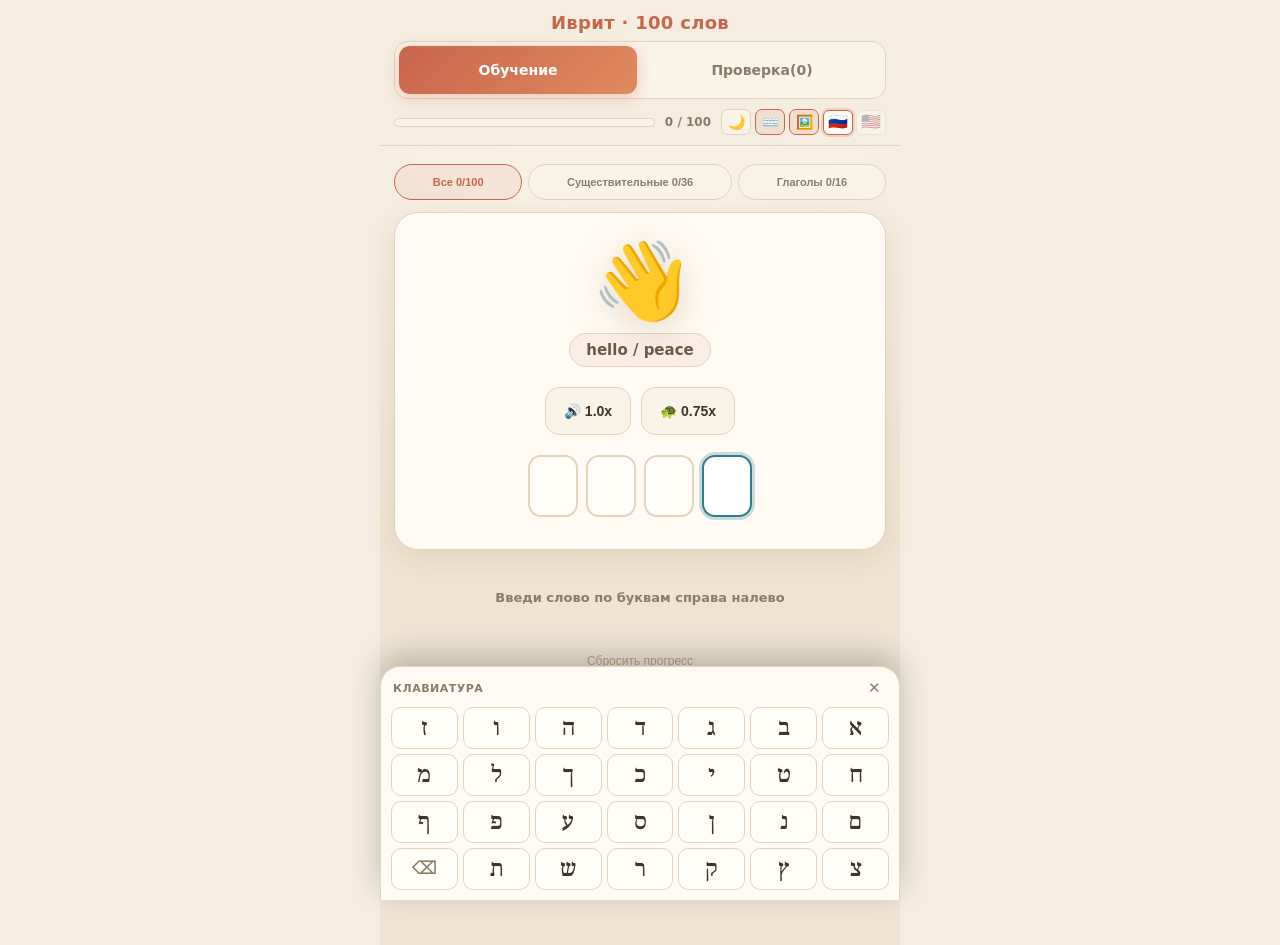
<file: index.html>
<!DOCTYPE html>
<html lang="ru">
<head>
<meta charset="UTF-8">
<meta name="viewport" content="width=device-width, initial-scale=1.0, maximum-scale=1.0, user-scalable=no, viewport-fit=cover">
<meta name="theme-color" content="#f5ede0">
<meta name="apple-mobile-web-app-capable" content="yes">
<meta name="apple-mobile-web-app-status-bar-style" content="default">
<title>Иврит 100 слов</title>
<link rel="preconnect" href="https://fonts.googleapis.com">
<link rel="preconnect" href="https://fonts.gstatic.com" crossorigin>
<link rel="stylesheet" href="https://fonts.googleapis.com/css2?family=Noto+Serif+Hebrew&display=swap">
<link rel="stylesheet" href="https://fonts.googleapis.com/css2?family=Gveret+Levin&display=swap">
<link rel="stylesheet" href="https://fonts.googleapis.com/css2?family=Playpen+Sans+Hebrew&display=swap">
<script>
(function(){var t=null;try{t=localStorage.getItem('hebrew_theme_v1');}catch(e){}if(t!=='dark'&&t!=='light'){t=(window.matchMedia&&window.matchMedia('(prefers-color-scheme: dark)').matches)?'dark':'light';}document.documentElement.setAttribute('data-theme',t);})();
</script>
<link rel="stylesheet" href="css/style.css">
</head>
<body>

<header>
  <div class="title" id="app-title" data-i18n="appTitle">Иврит · 100 слов</div>
  <div class="tabs">
    <div class="tab active" id="tab-learn" data-i18n="tabLearn">Обучение</div>
    <div class="tab" id="tab-review"><span data-i18n="tabReview">Проверка</span> (<span id="review-count">0</span>)</div>
  </div>
  <div class="progress-wrap">
    <div class="progress-bar"><div class="progress-fill" id="progress-fill"></div></div>
    <div class="progress-text" id="progress-text">0 / 100</div>
    <div class="header-tools">
      <button class="tool-btn" id="btn-theme" type="button" title="Тёмная тема" aria-label="Тёмная тема">🌙</button>
      <button class="tool-btn" id="btn-keyboard" type="button" title="Клавиатура" aria-label="Клавиатура">⌨️</button>
      <button class="tool-btn" id="btn-emoji" type="button" title="Эмодзи" aria-label="Эмодзи">🖼️</button>
      <div class="lang-switch" id="lang-switch" role="group" aria-label="Language / Язык">
        <button class="flag-btn" type="button" data-lang="ru" title="Русский" aria-label="Русский"><span aria-hidden="true">🇷🇺</span></button>
        <button class="flag-btn" type="button" data-lang="en" title="English" aria-label="English"><span aria-hidden="true">🇺🇸</span></button>
      </div>
    </div>
  </div>
</header>

<main id="screen-learn" class="active">
  <div class="pos-filter" id="pos-filter-learn"></div>
  <div class="card" id="learn-card">
    <div class="emoji" id="learn-emoji"></div>
    <div class="en-label" id="learn-en"></div>
    <div class="audio-row">
      <button class="audio-btn" id="btn-audio-1">🔊 1.0x</button>
      <button class="audio-btn" id="btn-audio-slow">🐢 0.75x</button>
    </div>
    <div class="cells" id="learn-cells"></div>
  </div>
  <div class="empty" id="learn-empty" style="display:none;">
    <div class="empty-icon">🎉</div>
    <div class="empty-title" data-i18n="allCategoryTitle">Категория выучена</div>
    <div class="empty-text" data-i18n="allCategoryText">Все слова этой категории выучены. Смените фильтр или сбросьте его.</div>
    <button class="btn-primary" id="btn-learn-reset-filter" data-i18n="resetFilter" style="max-width:260px;">Сбросить фильтр</button>
  </div>
  <div class="info-line error-hint" id="learn-hint"></div>
  <div class="info-line" data-i18n="learnSubtitle">Введи слово по буквам справа налево</div>
</main>

<main id="screen-review">
  <div class="subtabs">
    <div class="subtab active" id="subtab-train" data-i18n="subtabTrain">Тренировка</div>
    <div class="subtab" id="subtab-dict"><span data-i18n="dictionary">Словарь</span> (<span id="dict-count">0</span>)</div>
  </div>

  
  <div id="review-train">
    <div class="pos-filter" id="pos-filter-train"></div>
    <div class="rev-mode-bar" id="rev-mode-bar">
      <button class="pos-chip active" id="btn-dir-normal" type="button" data-i18n="dirNormal">Перевод → Иврит</button>
      <button class="pos-chip" id="btn-dir-reverse" type="button" data-i18n="dirReverse">Иврит → Перевод</button>
    </div>
    <div class="rev-script-bar" id="rev-script-bar" style="display:none;">
      <button class="pos-chip active" id="btn-script-plain" type="button" data-i18n="scriptPlain">Обычный</button>
      <button class="pos-chip" id="btn-script-nikud" type="button" data-i18n="scriptNikud">Никуд</button>
      <button class="pos-chip" id="btn-script-cursive" type="button" data-i18n="scriptCursive">Прописной</button>
    </div>
    <div class="empty" id="review-empty">
      <div class="empty-icon">📚</div>
      <div class="empty-title" data-i18n="emptyReviewTitle">Пока нечего проверять</div>
      <div class="empty-text" data-i18n="emptyReviewText">Сначала выучи хотя бы одно слово в режиме «Обучение». Затем здесь можно будет проверить свою память.</div>
      <button class="btn-primary" id="btn-train-reset-filter" data-i18n="resetFilter" style="display:none; max-width:260px;">Сбросить фильтр</button>
    </div>
    <div id="review-content" style="display:none;">
      <div class="train-info-line" id="train-info"></div>
      <div class="card" id="review-card">
        <div class="emoji" id="review-emoji"></div>
        <div class="en-label" id="review-en"></div>
        <div class="review-hebrew-prompt" id="review-hebrew-prompt" dir="rtl" lang="he" style="display:none;"></div>
        <input class="review-input" id="review-input" lang="he" dir="rtl" autocomplete="off" autocapitalize="off" autocorrect="off" spellcheck="false" placeholder="…">
        <div class="review-answer" id="review-answer"></div>
        <button class="btn-primary" id="btn-check" data-i18n="check">Проверить</button>
        <button class="audio-btn" id="btn-review-show" type="button" data-i18n="showAnswer" style="display:none; margin-top:10px; justify-content:center;">Показать ответ</button>
      </div>
    </div>
  </div>

  
  <div id="review-dict" style="display:none; flex-direction:column;">
    <div class="pos-filter" id="pos-filter-dict"></div>
    <div class="dict-selected-info" id="dict-selected-info"></div>
    <div class="dict-controls">
      <button class="dict-btn" id="btn-select-all" data-i18n="selectAll">✓ Выбрать все</button>
      <button class="dict-btn" id="btn-select-none" data-i18n="clearAll">✕ Снять все</button>
      <button class="dict-btn" id="btn-sort">↕️ По порядку</button>
    </div>
    <div class="dict-list" id="dict-list"></div>
    <div id="dict-empty" class="empty" style="display:none;">
      <div class="empty-icon">📖</div>
      <div class="empty-title" data-i18n="emptyDictTitle">Словарь пуст</div>
      <div class="empty-text" data-i18n="emptyDictText">Выучите слова в разделе «Обучение» — и они появятся здесь с статистикой ответов.</div>
      <button class="btn-primary" id="btn-dict-reset-filter" data-i18n="resetFilter" style="display:none; max-width:260px;">Сбросить фильтр</button>
    </div>
  </div>
</main>

<footer>
  <button class="reset-btn" id="btn-reset" data-i18n="reset">Сбросить прогресс</button>
</footer>

<div class="keyboard" id="keyboard" aria-hidden="true">
  <div class="keyboard-head">
    <span class="keyboard-title" data-i18n="keyboardTitle">Клавиатура</span>
    <button class="keyboard-close" id="btn-keyboard-close" type="button" aria-label="Скрыть клавиатуру">✕</button>
  </div>
  <div class="keyboard-grid" id="keyboard-grid" dir="rtl"></div>
</div>
<div class="toast" id="toast"></div>

<div class="modal-hint" id="modal">
  <div class="modal-card">
    <div class="modal-emoji" id="modal-emoji">🎉</div>
    <div class="modal-title" id="modal-title">Отлично!</div>
    <div class="modal-translit" id="modal-translit"></div>
    <div class="modal-hebrew" id="modal-hebrew"></div>
  </div>
</div>

<script src="js/data.js"></script>
<script src="js/app.js"></script>
</body>
</html>
</file>
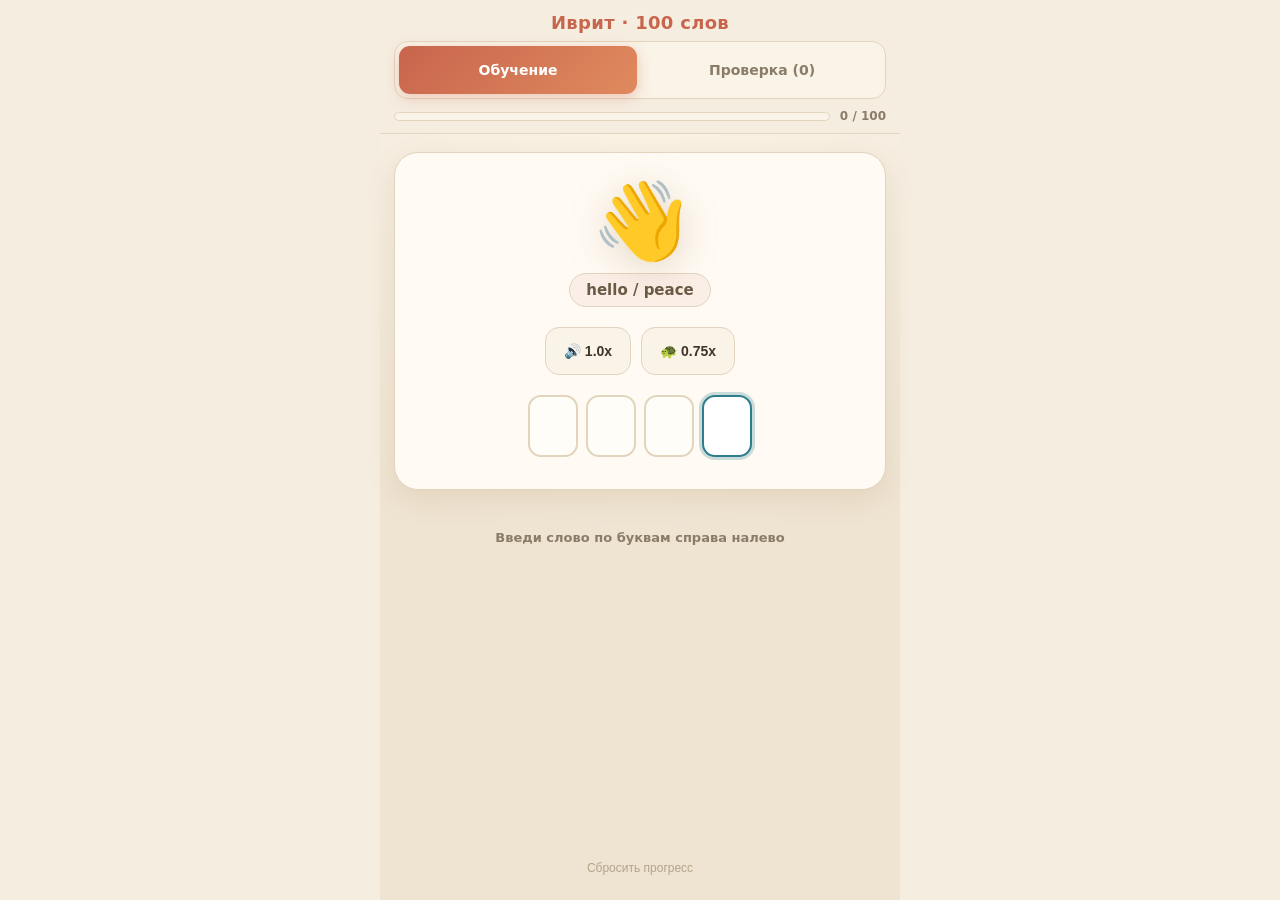
<file: word_trainer.html>
<!DOCTYPE html>
<html lang="ru">
<head>
<meta charset="UTF-8">
<meta name="viewport" content="width=device-width, initial-scale=1.0, maximum-scale=1.0, user-scalable=no, viewport-fit=cover">
<meta name="theme-color" content="#f5ede0">
<meta name="apple-mobile-web-app-capable" content="yes">
<meta name="apple-mobile-web-app-status-bar-style" content="default">
<title>Иврит 100 слов</title>
<style>
  * { box-sizing: border-box; -webkit-tap-highlight-color: transparent; }
  :root {
    --bg: #f5ede0;
    --bg2: #efe4d2;
    --card: #fffaf3;
    --card2: #faf3e7;
    --accent: #c8654d;
    --accent2: #2d7d8c;
    --olive: #6b8e4e;
    --danger: #b3412e;
    --text: #3d3528;
    --muted: #8a7d68;
    --border: #e2d4bd;
    --shadow: 0 8px 28px rgba(150, 110, 60, .14);
  }
  html, body {
    margin: 0; padding: 0;
    background: var(--bg);
    color: var(--text);
    font-family: -apple-system, BlinkMacSystemFont, "Segoe UI", system-ui, "Roboto", sans-serif;
    min-height: 100vh; min-height: 100dvh;
    overscroll-behavior: none;
    -webkit-text-size-adjust: 100%;
  }
  body {
    display: flex; flex-direction: column;
    max-width: 520px; margin: 0 auto;
    background: radial-gradient(120% 60% at 50% 0%, #fff6e8 0%, var(--bg) 55%, var(--bg2) 100%);
    padding: env(safe-area-inset-top) env(safe-area-inset-right) env(safe-area-inset-bottom) env(safe-area-inset-left);
  }
  header {
    position: sticky; top: 0; z-index: 10;
    background: rgba(245, 237, 224, 0.92);
    backdrop-filter: blur(10px); -webkit-backdrop-filter: blur(10px);
    border-bottom: 1px solid var(--border);
    padding: 12px 14px 10px;
  }
  .title {
    font-size: 18px; font-weight: 700; text-align: center;
    margin-bottom: 8px; color: var(--accent); letter-spacing: .3px;
  }
  .tabs {
    display: flex; gap: 6px;
    background: var(--card2); padding: 4px;
    border-radius: 14px; margin-bottom: 10px;
    border: 1px solid var(--border);
  }
  .tab {
    flex: 1; text-align: center; padding: 10px 8px;
    border-radius: 11px; font-size: 14px; font-weight: 600;
    color: var(--muted); cursor: pointer; transition: all .25s;
    min-height: 48px; display: flex; align-items: center; justify-content: center;
    user-select: none;
  }
  .tab.active {
    background: linear-gradient(135deg, var(--accent), #e08a5e);
    color: #fff; box-shadow: 0 4px 14px rgba(200, 101, 77, .3);
  }
  .progress-wrap { display: flex; align-items: center; gap: 10px; }
  .progress-bar {
    flex: 1; height: 9px; background: var(--card2);
    border: 1px solid var(--border); border-radius: 8px; overflow: hidden;
  }
  .progress-fill {
    height: 100%; background: linear-gradient(90deg, var(--olive), var(--accent2));
    width: 0%; transition: width .5s cubic-bezier(.22,1,.36,1); border-radius: 8px;
  }
  .progress-text { font-size: 12px; color: var(--muted); font-weight: 700; white-space: nowrap; }
  main {
    flex: 1; padding: 18px 14px 24px;
    display: none; flex-direction: column;
  }
  main.active { display: flex; }
  .card {
    background: var(--card); border: 1px solid var(--border);
    border-radius: 24px; padding: 30px 20px 26px;
    display: flex; flex-direction: column; align-items: center; text-align: center;
    box-shadow: var(--shadow);
    transition: border-color .3s, box-shadow .3s;
    animation: cardIn .45s cubic-bezier(.22,1,.36,1);
  }
  @keyframes cardIn {
    from { opacity: 0; transform: translateY(14px) scale(.97); }
    to   { opacity: 1; transform: none; }
  }
  .card.correct {
    border-color: var(--olive);
    box-shadow: 0 0 0 3px rgba(107, 142, 78, .22), 0 8px 28px rgba(107, 142, 78, .2);
  }
  .card.wrong {
    border-color: var(--danger);
    box-shadow: 0 0 0 3px rgba(179, 65, 46, .2);
  }
  .emoji {
    font-size: 76px; line-height: 1; margin-bottom: 14px;
    filter: drop-shadow(0 6px 18px rgba(150, 110, 60, .25));
  }
  .en-label {
    background: rgba(200, 101, 77, .08); border: 1px solid var(--border);
    color: #6a5a45; padding: 7px 16px; border-radius: 999px;
    font-size: 15px; font-weight: 600; margin-bottom: 20px; max-width: 100%;
  }
  .audio-row { display: flex; gap: 10px; margin-bottom: 20px; }
  .audio-btn {
    background: var(--card2); border: 1px solid var(--border); color: var(--text);
    border-radius: 14px; padding: 12px 18px; font-size: 14px; font-weight: 700;
    cursor: pointer; min-width: 48px; min-height: 48px;
    display: flex; align-items: center; gap: 8px;
    transition: transform .15s, background .2s, border-color .2s;
  }
  .audio-btn:active { transform: scale(.94); }
  .audio-btn:hover { border-color: var(--accent); background: #fff; }
  .cells {
    display: flex; flex-direction: row-reverse; gap: 8px;
    flex-wrap: wrap; justify-content: center; margin-bottom: 6px;
  }
  .cell {
    width: 50px; height: 62px; text-align: center;
    font-size: 28px; font-weight: 700; color: var(--text);
    background: #fffdf8; border: 2px solid var(--border);
    border-radius: 13px; padding: 0; outline: none;
    transition: all .2s; caret-color: var(--accent);
  }
  .cell:focus {
    border-color: var(--accent2);
    box-shadow: 0 0 0 3px rgba(45, 125, 140, .25); background: #fff;
  }
  .cell.wrong-cell {
    border-color: var(--danger);
    background: rgba(179, 65, 46, .12);
    color: var(--danger);
  }
  .cell.wrong-cell.shake { animation: shake .4s; }
  @keyframes shake {
    0%,100% { transform: translateX(0); }
    20% { transform: translateX(-5px); }
    40% { transform: translateX(5px); }
    60% { transform: translateX(-3px); }
    80% { transform: translateX(3px); }
  }
  .review-input {
    width: 100%; text-align: center; font-size: 28px; font-weight: 700;
    padding: 14px; background: #fffdf8; border: 2px solid var(--border);
    border-radius: 14px; color: var(--text); direction: rtl; outline: none;
    transition: all .2s; caret-color: var(--accent);
  }
  .review-input:focus { border-color: var(--accent2); box-shadow: 0 0 0 3px rgba(45,125,140,.2); }
  .review-input.shake { animation: shake .45s; border-color: var(--danger); }
  .review-answer {
    margin-top: 12px; color: var(--muted); font-size: 20px; font-weight: 700;
    direction: rtl; min-height: 28px;
  }
  .btn-primary {
    width: 100%; background: linear-gradient(135deg, var(--accent), #e08a5e);
    color: #fff; border: none; border-radius: 16px; padding: 16px;
    font-size: 16px; font-weight: 700; cursor: pointer; margin-top: 18px;
    min-height: 52px; transition: transform .15s; box-shadow: 0 6px 20px rgba(200, 101, 77, .3);
  }
  .btn-primary:active { transform: scale(.97); }
  .modal-hint {
    position: fixed; inset: 0; background: rgba(60, 45, 30, .55);
    display: none; align-items: center; justify-content: center;
    z-index: 50; padding: 20px; backdrop-filter: blur(4px);
  }
  .modal-hint.show { display: flex; animation: fadeIn .25s; }
  @keyframes fadeIn { from {opacity:0;} to {opacity:1;} }
  .modal-card {
    background: var(--card); border: 1px solid var(--border);
    border-radius: 24px; padding: 28px 24px; max-width: 360px; width: 100%;
    text-align: center; box-shadow: var(--shadow);
    animation: pop .3s cubic-bezier(.22,1,.36,1);
  }
  @keyframes pop { from {transform:scale(.9);opacity:0;} to {transform:none;opacity:1;} }
  .modal-emoji { font-size: 52px; margin-bottom: 10px; }
  .modal-title { font-size: 18px; font-weight: 700; margin-bottom: 8px; color: var(--text); }
  .modal-translit {
    font-size: 24px; color: var(--accent); font-weight: 700;
    margin: 10px 0 4px; direction: rtl;
  }
  .modal-hebrew { font-size: 16px; color: var(--muted); direction: rtl; font-weight: 600; }
  .empty {
    display: flex; flex-direction: column; align-items: center; justify-content: center;
    flex: 1; text-align: center; color: var(--muted); padding: 30px 20px;
  }
  .empty-icon { font-size: 64px; margin-bottom: 14px; }
  .empty-title { font-size: 18px; font-weight: 700; color: var(--text); margin-bottom: 8px; }
  .empty-text { font-size: 14px; line-height: 1.6; }
  footer { padding: 14px; text-align: center; }
  .reset-btn {
    background: none; border: none; color: #b3a48a;
    font-size: 12px; cursor: pointer; padding: 8px 14px; min-height: 36px;
  }
  .info-line {
    font-size: 13px; color: var(--muted); margin-top: 14px;
    text-align: center; font-weight: 600;
  }
  .info-line.error-hint {
    color: var(--danger); min-height: 18px; margin-top: 8px; font-weight: 700;
  }

  /* ===== Саб-табы внутри Проверки ===== */
  .subtabs {
    display: flex; gap: 4px;
    background: var(--card2); padding: 4px;
    border-radius: 12px; margin-bottom: 14px;
    border: 1px solid var(--border);
  }
  .subtab {
    flex: 1; text-align: center; padding: 9px 6px;
    border-radius: 9px; font-size: 13px; font-weight: 700;
    color: var(--muted); cursor: pointer; transition: all .25s;
    min-height: 40px; display: flex; align-items: center; justify-content: center;
    user-select: none;
  }
  .subtab.active {
    background: rgba(200, 101, 77, .1);
    color: var(--accent);
  }

  /* ===== Словарь ===== */
  .dict-selected-info {
    text-align: center; font-size: 12px; font-weight: 700; color: var(--accent2);
    padding: 9px 12px; background: rgba(45, 125, 140, .07);
    border: 1px solid rgba(45, 125, 140, .15);
    border-radius: 10px; margin-bottom: 12px;
  }
  .dict-controls {
    display: flex; gap: 6px; margin-bottom: 12px;
  }
  .dict-btn {
    flex: 1; background: var(--card2); border: 1px solid var(--border);
    color: var(--text); border-radius: 11px; padding: 10px 6px;
    font-size: 11px; font-weight: 700; cursor: pointer;
    transition: all .2s; min-height: 42px;
  }
  .dict-btn:active { transform: scale(.95); }
  .dict-btn:hover { border-color: var(--accent2); background: #fff; }
  .dict-btn.active-sort { border-color: var(--accent); color: var(--accent); background: rgba(200,101,77,.08); }

  .dict-list { display: flex; flex-direction: column; gap: 7px; }
  .dict-item {
    display: flex; align-items: center; gap: 10px;
    background: var(--card); border: 1px solid var(--border);
    border-radius: 14px; padding: 10px 12px;
    transition: border-color .2s, background .2s;
  }
  .dict-item.selected { border-color: var(--olive); background: rgba(107, 142, 78, .05); }

  .dict-check { position: relative; width: 22px; height: 22px; flex-shrink: 0; cursor: pointer; }
  .dict-check input { position: absolute; opacity: 0; width: 100%; height: 100%; margin: 0; cursor: pointer; }
  .dict-check .box {
    width: 22px; height: 22px; border: 2px solid var(--border);
    border-radius: 6px; transition: all .2s;
    display: flex; align-items: center; justify-content: center;
  }
  .dict-check input:checked + .box {
    background: var(--olive); border-color: var(--olive);
  }
  .dict-check input:checked + .box::after {
    content: '✓'; color: #fff; font-size: 13px; font-weight: 900; line-height: 1;
  }

  .dict-emoji { font-size: 28px; flex-shrink: 0; width: 36px; text-align: center; }
  .dict-info { flex: 1; min-width: 0; }
  .dict-hebrew {
    font-size: 20px; font-weight: 700; color: var(--text);
    direction: rtl; text-align: right; line-height: 1.15;
  }
  .dict-translit {
    font-size: 14px; color: var(--accent); font-weight: 700;
    cursor: pointer; display: inline-flex; align-items: center; gap: 4px;
  }
  .dict-speak { font-size: 11px; opacity: .5; }
  .dict-translit:active .dict-speak { opacity: 1; }
  .dict-en { font-size: 11px; color: var(--muted); margin-top: 1px; }

  .dict-rate { text-align: center; flex-shrink: 0; min-width: 46px; }
  .dict-rate-num { font-size: 15px; font-weight: 800; line-height: 1; }
  .dict-rate-bar { width: 42px; height: 4px; background: var(--card2); border-radius: 4px; margin: 4px auto 0; overflow: hidden; }
  .dict-rate-fill { height: 100%; border-radius: 4px; transition: width .4s; }
  .dict-rate-detail { font-size: 8px; color: var(--muted); font-weight: 600; margin-top: 2px; }

  .train-info-line {
    font-size: 12px; font-weight: 700; color: var(--accent2);
    text-align: center; padding: 8px 12px; margin: 0 0 14px;
    background: rgba(45, 125, 140, .06);
    border: 1px solid rgba(45, 125, 140, .12);
    border-radius: 10px;
  }
</style>
</head>
<body>

<header>
  <div class="title">Иврит · 100 слов</div>
  <div class="tabs">
    <div class="tab active" id="tab-learn">Обучение</div>
    <div class="tab" id="tab-review">Проверка (<span id="review-count">0</span>)</div>
  </div>
  <div class="progress-wrap">
    <div class="progress-bar"><div class="progress-fill" id="progress-fill"></div></div>
    <div class="progress-text" id="progress-text">0 / 100</div>
  </div>
</header>

<main id="screen-learn" class="active">
  <div class="card" id="learn-card">
    <div class="emoji" id="learn-emoji"></div>
    <div class="en-label" id="learn-en"></div>
    <div class="audio-row">
      <button class="audio-btn" id="btn-audio-1">🔊 1.0x</button>
      <button class="audio-btn" id="btn-audio-slow">🐢 0.75x</button>
    </div>
    <div class="cells" id="learn-cells"></div>
  </div>
  <div class="info-line error-hint" id="learn-hint"></div>
  <div class="info-line">Введи слово по буквам справа налево</div>
</main>

<main id="screen-review">
  <div class="subtabs">
    <div class="subtab active" id="subtab-train">Тренировка</div>
    <div class="subtab" id="subtab-dict">Словарь (<span id="dict-count">0</span>)</div>
  </div>

  <!-- Тренировка -->
  <div id="review-train">
    <div class="empty" id="review-empty">
      <div class="empty-icon">📚</div>
      <div class="empty-title">Пока нечего проверять</div>
      <div class="empty-text">Сначала выучи хотя бы одно слово в режиме «Обучение». Затем здесь можно будет проверить свою память.</div>
    </div>
    <div id="review-content" style="display:none;">
      <div class="train-info-line" id="train-info"></div>
      <div class="card" id="review-card">
        <div class="emoji" id="review-emoji"></div>
        <div class="en-label" id="review-en"></div>
        <input class="review-input" id="review-input" lang="he" dir="rtl" autocomplete="off" autocapitalize="off" autocorrect="off" spellcheck="false" placeholder="…">
        <div class="review-answer" id="review-answer"></div>
        <button class="btn-primary" id="btn-check">Проверить</button>
      </div>
    </div>
  </div>

  <!-- Словарь -->
  <div id="review-dict" style="display:none; flex-direction:column;">
    <div class="dict-selected-info" id="dict-selected-info"></div>
    <div class="dict-controls">
      <button class="dict-btn" id="btn-select-all">✓ Выбрать все</button>
      <button class="dict-btn" id="btn-select-none">✕ Снять все</button>
      <button class="dict-btn" id="btn-sort">↕️ По порядку</button>
    </div>
    <div class="dict-list" id="dict-list"></div>
    <div id="dict-empty" class="empty" style="display:none;">
      <div class="empty-icon">📖</div>
      <div class="empty-title">Словарь пуст</div>
      <div class="empty-text">Выучите слова в разделе «Обучение» — и они появятся здесь с статистикой ответов.</div>
    </div>
  </div>
</main>

<footer>
  <button class="reset-btn" id="btn-reset">Сбросить прогресс</button>
</footer>

<div class="modal-hint" id="modal">
  <div class="modal-card">
    <div class="modal-emoji" id="modal-emoji">🎉</div>
    <div class="modal-title" id="modal-title">Отлично!</div>
    <div class="modal-translit" id="modal-translit"></div>
    <div class="modal-hebrew" id="modal-hebrew"></div>
  </div>
</div>

<script>
/* ============================================================
   ИВРИТ 100 — автономное PWA-приложение (Средиземноморье)
   ============================================================ */

const VOCABULARY = [
  { id: 1, emoji: "👋", en: "hello / peace", hebrew: "שלום", translit: "шалом" },
  { id: 2, emoji: "🙏", en: "thank you", hebrew: "תודה", translit: "тода" },
  { id: 3, emoji: "🤲", en: "please / welcome", hebrew: "בבקשה", translit: "бевакаша" },
  { id: 4, emoji: "🙇", en: "sorry / excuse me", hebrew: "סליחה", translit: "слиха" },
  { id: 5, emoji: "👌", en: "okay / fine", hebrew: "בסדר", translit: "беседер" },
  { id: 6, emoji: "✅", en: "yes", hebrew: "כן", translit: "кен" },
  { id: 7, emoji: "❌", en: "no / not", hebrew: "לא", translit: "ло" },
  { id: 8, emoji: "🤷", en: "maybe", hebrew: "אולי", translit: "улай" },
  { id: 9, emoji: "📦", en: "there is / have", hebrew: "יש", translit: "еш" },
  { id: 10, emoji: "🕳️", en: "there isn't / none", hebrew: "אין", translit: "эйн" },
  { id: 11, emoji: "➕", en: "also / too", hebrew: "גם", translit: "гам" },
  { id: 12, emoji: "👈", en: "I / me", hebrew: "אני", translit: "ани" },
  { id: 13, emoji: "👉👨", en: "you (m)", hebrew: "אתה", translit: "ата" },
  { id: 14, emoji: "👉👩", en: "you (f)", hebrew: "את", translit: "ат" },
  { id: 15, emoji: "👨", en: "he", hebrew: "הוא", translit: "ху" },
  { id: 16, emoji: "👩", en: "she", hebrew: "היא", translit: "хи" },
  { id: 17, emoji: "👥", en: "we", hebrew: "אנחנו", translit: "анахну" },
  { id: 18, emoji: "👉👥", en: "you (plural)", hebrew: "אתם", translit: "атем" },
  { id: 19, emoji: "👥👥", en: "they", hebrew: "הם", translit: "хем" },
  { id: 20, emoji: "❓", en: "what", hebrew: "מה", translit: "ма" },
  { id: 21, emoji: "🕵️", en: "who", hebrew: "מי", translit: "ми" },
  { id: 22, emoji: "📍❓", en: "where", hebrew: "איפה", translit: "эйфо" },
  { id: 23, emoji: "⏰❓", en: "when", hebrew: "מתי", translit: "матай" },
  { id: 24, emoji: "🤔❓", en: "why", hebrew: "למה", translit: "лама" },
  { id: 25, emoji: "⚙️❓", en: "how", hebrew: "איך", translit: "эйх" },
  { id: 26, emoji: "🔢❓", en: "how much / many", hebrew: "כמה", translit: "кама" },
  { id: 27, emoji: "⏱️", en: "now", hebrew: "עכשיו", translit: "ахшав" },
  { id: 28, emoji: "📅", en: "today", hebrew: "היום", translit: "хайом" },
  { id: 29, emoji: "🌅", en: "tomorrow", hebrew: "מחר", translit: "махар" },
  { id: 30, emoji: "🌇", en: "yesterday", hebrew: "אתמול", translit: "этмоль" },
  { id: 31, emoji: "☀️", en: "day", hebrew: "יום", translit: "йом" },
  { id: 32, emoji: "🌙", en: "night", hebrew: "לילה", translit: "лайла" },
  { id: 33, emoji: "☕🌅", en: "morning", hebrew: "בוקר", translit: "бокер" },
  { id: 34, emoji: "🌆", en: "evening", hebrew: "ערב", translit: "эрев" },
  { id: 35, emoji: "⏳", en: "time", hebrew: "זמן", translit: "зман" },
  { id: 36, emoji: "💭", en: "want (m)", hebrew: "רוצה", translit: "роце" },
  { id: 37, emoji: "❤️", en: "love / like (m)", hebrew: "אוהב", translit: "охев" },
  { id: 38, emoji: "💡", en: "know (m)", hebrew: "יודע", translit: "йодеа" },
  { id: 39, emoji: "🔨", en: "do / make (m)", hebrew: "עושה", translit: "осе" },
  { id: 40, emoji: "🚶", en: "go / walk (m)", hebrew: "הולך", translit: "холех" },
  { id: 41, emoji: "🏃‍♂️", en: "come (m)", hebrew: "בא", translit: "ба" },
  { id: 42, emoji: "👁️", en: "see (m)", hebrew: "רואה", translit: "роэ" },
  { id: 43, emoji: "👂", en: "hear (m)", hebrew: "שומע", translit: "шомеа" },
  { id: 44, emoji: "🗣️", en: "say / speak (m)", hebrew: "אומר", translit: "омер" },
  { id: 45, emoji: "🍽️", en: "eat (m)", hebrew: "אוכל", translit: "охель" },
  { id: 46, emoji: "🥤", en: "drink (m)", hebrew: "שותה", translit: "шоте" },
  { id: 47, emoji: "💼", en: "work (m)", hebrew: "עובד", translit: "овед" },
  { id: 48, emoji: "🧠", en: "think (m)", hebrew: "חושב", translit: "хошев" },
  { id: 49, emoji: "🤝", en: "understand (m)", hebrew: "מבין", translit: "мевин" },
  { id: 50, emoji: "⚠️", en: "need / must (m)", hebrew: "צריך", translit: "царих" },
  { id: 51, emoji: "💪", en: "can / able to (m)", hebrew: "יכול", translit: "яхоль" },
  { id: 52, emoji: "💧", en: "water", hebrew: "מים", translit: "маим" },
  { id: 53, emoji: "🍞", en: "bread", hebrew: "לחם", translit: "лехем" },
  { id: 54, emoji: "☕", en: "coffee", hebrew: "קפה", translit: "кафе" },
  { id: 55, emoji: "🫖", en: "tea", hebrew: "תה", translit: "те" },
  { id: 56, emoji: "🥛", en: "milk", hebrew: "חלב", translit: "халав" },
  { id: 57, emoji: "🧀", en: "cheese", hebrew: "גבינה", translit: "гвина" },
  { id: 58, emoji: "🍎", en: "apple", hebrew: "תפוח", translit: "тапуах" },
  { id: 59, emoji: "🧔", en: "man", hebrew: "איש", translit: "иш" },
  { id: 60, emoji: "👱‍♀️", en: "woman", hebrew: "אישה", translit: "иша" },
  { id: 61, emoji: "👦", en: "boy / kid (m)", hebrew: "ילד", translit: "елед" },
  { id: 62, emoji: "👧", en: "girl / kid (f)", hebrew: "ילדה", translit: "яльда" },
  { id: 63, emoji: "👨‍👧", en: "dad / father", hebrew: "אבא", translit: "аба" },
  { id: 64, emoji: "👩‍👧", en: "mom / mother", hebrew: "אמא", translit: "има" },
  { id: 65, emoji: "🧑‍🤝‍🧑", en: "friend", hebrew: "חבר", translit: "хавер" },
  { id: 66, emoji: "👨‍👩‍👧‍👦", en: "family", hebrew: "משפחה", translit: "мишпаха" },
  { id: 67, emoji: "🏠", en: "house / home", hebrew: "בית", translit: "баит" },
  { id: 68, emoji: "🏙️", en: "city", hebrew: "עיר", translit: "ир" },
  { id: 69, emoji: "🛣️", en: "street", hebrew: "רחוב", translit: "рехов" },
  { id: 70, emoji: "🚪", en: "room", hebrew: "חדר", translit: "хедер" },
  { id: 71, emoji: "🏪", en: "shop / store", hebrew: "חנות", translit: "ханут" },
  { id: 72, emoji: "🏢", en: "work / job", hebrew: "עבודה", translit: "авода" },
  { id: 73, emoji: "📍", en: "place", hebrew: "מקום", translit: "маком" },
  { id: 74, emoji: "🚻", en: "restroom", hebrew: "שירותים", translit: "шерутим" },
  { id: 75, emoji: "💵", en: "money", hebrew: "כסף", translit: "кесеф" },
  { id: 76, emoji: "📖", en: "book", hebrew: "ספר", translit: "сефер" },
  { id: 77, emoji: "📱", en: "phone", hebrew: "טלפון", translit: "телефон" },
  { id: 78, emoji: "🪑", en: "table", hebrew: "שולחן", translit: "шульхан" },
  { id: 79, emoji: "🚗", en: "car", hebrew: "אוטו", translit: "ото" },
  { id: 80, emoji: "📦", en: "thing", hebrew: "דבר", translit: "давар" },
  { id: 81, emoji: "🌱", en: "life", hebrew: "חיים", translit: "хаим" },
  { id: 82, emoji: "🌍", en: "world", hebrew: "עולם", translit: "олам" },
  { id: 83, emoji: "👍", en: "good", hebrew: "טוב", translit: "тов" },
  { id: 84, emoji: "👎", en: "bad", hebrew: "רע", translit: "ра" },
  { id: 85, emoji: "🐘", en: "big", hebrew: "גדול", translit: "гадоль" },
  { id: 86, emoji: "🐁", en: "small", hebrew: "קטן", translit: "катан" },
  { id: 87, emoji: "🌸", en: "beautiful", hebrew: "יפה", translit: "яфе" },
  { id: 88, emoji: "🆕", en: "new", hebrew: "חדש", translit: "хадаш" },
  { id: 89, emoji: "🏺", en: "old (objects)", hebrew: "ישן", translit: "яшан" },
  { id: 90, emoji: "🔥", en: "hot", hebrew: "חם", translit: "хам" },
  { id: 91, emoji: "❄️", en: "cold", hebrew: "קר", translit: "кар" },
  { id: 92, emoji: "🪶", en: "easy / light", hebrew: "קל", translit: "каль" },
  { id: 93, emoji: "📈", en: "a lot / many", hebrew: "הרבה", translit: "харбе" },
  { id: 94, emoji: "🤏", en: "a little / few", hebrew: "קצת", translit: "кцат" },
  { id: 95, emoji: "💥", en: "very", hebrew: "מאוד", translit: "меод" },
  { id: 96, emoji: "🔁", en: "more / again", hebrew: "עוד", translit: "од" },
  { id: 97, emoji: "👇", en: "here", hebrew: "פה", translit: "по" },
  { id: 98, emoji: "👉", en: "there", hebrew: "שם", translit: "шам" },
  { id: 99, emoji: "➡️", en: "right (dir)", hebrew: "ימינה", translit: "ямина" },
  { id: 100, emoji: "⬅️", en: "left (dir)", hebrew: "שמאלה", translit: "смола" }
];

/* ----------------- Софийные буквы ----------------- */
const SOFIYOT = { 'מ':'ם','כ':'ך','פ':'ף','נ':'ן','צ':'ץ' };

/* ----------------- Ключи localStorage ----------------- */
const LS_KEY      = 'hebrew100_learned_v2';
const LS_STATS    = 'hebrew100_stats_v2';
const LS_SELECTED = 'hebrew100_selected_v2';
const LS_SORT     = 'hebrew100_sort_v2';

/* ----------------- Состояние ----------------- */
let learned = new Set(loadLearned());
let stats = loadStats();
let selected = new Set(loadSelected().filter(id => learned.has(id)));
let dictSort = loadSort();
let currentSubTab = 'train';

let currentLearnWord = null;
let currentCells = [];
let correctionMode = false;
let reviewQueue = [];
let currentReviewWord = null;

/* ----------------- Загрузка / сохранение ----------------- */
function loadLearned() {
  try {
    const raw = localStorage.getItem(LS_KEY);
    if (!raw) return [];
    const arr = JSON.parse(raw);
    return Array.isArray(arr) ? arr : [];
  } catch { return []; }
}
function saveLearned() {
  try { localStorage.setItem(LS_KEY, JSON.stringify([...learned])); } catch {}
}

function loadStats() {
  try {
    const raw = localStorage.getItem(LS_STATS);
    if (!raw) return {};
    const obj = JSON.parse(raw);
    return obj && typeof obj === 'object' ? obj : {};
  } catch { return {}; }
}
function saveStats() {
  try { localStorage.setItem(LS_STATS, JSON.stringify(stats)); } catch {}
}

function loadSelected() {
  try {
    const raw = localStorage.getItem(LS_SELECTED);
    if (!raw) return [];
    const arr = JSON.parse(raw);
    return Array.isArray(arr) ? arr : [];
  } catch { return []; }
}
function saveSelected() {
  try { localStorage.setItem(LS_SELECTED, JSON.stringify([...selected])); } catch {}
}

function loadSort() {
  try { return localStorage.getItem(LS_SORT) || 'default'; } catch { return 'default'; }
}
function saveSort(v) {
  try { localStorage.setItem(LS_SORT, v); } catch {}
}

/* ----------------- Статистика слов ----------------- */
function getWordStats(id) {
  const s = stats[id] || { c: 0, w: 0 };
  const total = s.c + s.w;
  const rate = total > 0 ? Math.round(s.c / total * 100) : null;
  return { c: s.c, w: s.w, total, rate };
}
function recordResult(id, correct) {
  if (!stats[id]) stats[id] = { c: 0, w: 0 };
  if (correct) stats[id].c++;
  else stats[id].w++;
  saveStats();
}
function rateColor(rate) {
  if (rate === null || rate === undefined) return 'var(--muted)';
  if (rate >= 80) return 'var(--olive)';
  if (rate >= 50) return 'var(--accent2)';
  return 'var(--danger)';
}

/* ----------------- TTS ----------------- */
let ruVoice = null;
function pickRuVoice() {
  if (!('speechSynthesis' in window)) return;
  const voices = speechSynthesis.getVoices();
  ruVoice = voices.find(v => /ru/i.test(v.lang)) || voices.find(v => /russian/i.test(v.name)) || null;
}
if ('speechSynthesis' in window) {
  pickRuVoice();
  speechSynthesis.onvoiceschanged = pickRuVoice;
}
function speak(text, rate = 1) {
  if (!('speechSynthesis' in window)) return;
  try {
    speechSynthesis.cancel();
    const u = new SpeechSynthesisUtterance(text);
    u.lang = 'ru-RU';
    if (ruVoice) u.voice = ruVoice;
    u.rate = rate;
    u.pitch = 1;
    speechSynthesis.speak(u);
  } catch (e) {}
}

/* ----------------- Прогресс и табы ----------------- */
function updateProgress() {
  const total = VOCABULARY.length;
  const learnedCount = learned.size;
  document.getElementById('progress-fill').style.width = (learnedCount / total * 100) + '%';
  document.getElementById('progress-text').textContent = `${learnedCount} / ${total}`;
  document.getElementById('review-count').textContent = learnedCount;
  document.getElementById('dict-count').textContent = learnedCount;
}

function switchTab(name) {
  document.querySelectorAll('.tab').forEach(t => t.classList.remove('active'));
  document.querySelectorAll('main').forEach(m => m.classList.remove('active'));
  if (name === 'learn') {
    document.getElementById('tab-learn').classList.add('active');
    document.getElementById('screen-learn').classList.add('active');
    renderLearnCard();
  } else {
    document.getElementById('tab-review').classList.add('active');
    document.getElementById('screen-review').classList.add('active');
    switchSubTab(currentSubTab);
  }
}
function switchSubTab(name) {
  currentSubTab = name;
  document.querySelectorAll('.subtab').forEach(t => t.classList.remove('active'));
  document.getElementById('subtab-' + name).classList.add('active');
  if (name === 'train') {
    document.getElementById('review-train').style.display = '';
    document.getElementById('review-dict').style.display = 'none';
    renderReview();
  } else {
    document.getElementById('review-train').style.display = 'none';
    document.getElementById('review-dict').style.display = 'flex';
    renderDictionary();
  }
}

document.getElementById('tab-learn').addEventListener('click', () => switchTab('learn'));
document.getElementById('tab-review').addEventListener('click', () => switchTab('review'));
document.getElementById('subtab-train').addEventListener('click', () => switchSubTab('train'));
document.getElementById('subtab-dict').addEventListener('click', () => switchSubTab('dict'));

/* ----------------- ОБУЧЕНИЕ ----------------- */
function renderLearnCard() {
  let idx = -1;
  for (let i = 0; i < VOCABULARY.length; i++) {
    if (!learned.has(VOCABULARY[i].id)) { idx = i; break; }
  }
  if (idx === -1) idx = Math.floor(Math.random() * VOCABULARY.length);
  currentLearnWord = VOCABULARY[idx];
  correctionMode = false;

  const card = document.getElementById('learn-card');
  card.classList.remove('correct', 'wrong');
  document.getElementById('learn-emoji').textContent = currentLearnWord.emoji;
  document.getElementById('learn-en').textContent = currentLearnWord.en;
  document.getElementById('learn-hint').textContent = '';

  buildCells(currentLearnWord.hebrew);
  updateProgress();

  setTimeout(() => speak(currentLearnWord.translit, 1), 250);
}

function buildCells(hebrew) {
  const container = document.getElementById('learn-cells');
  container.innerHTML = '';
  currentCells = [];
  const letters = [...hebrew];
  letters.forEach((letter, i) => {
    const input = document.createElement('input');
    input.type = 'text';
    input.inputMode = 'text';
    input.lang = 'he';
    input.dir = 'rtl';
    input.maxLength = 1;
    input.className = 'cell';
    input.dataset.index = i;
    input.dataset.expected = letter;
    input.autocomplete = 'off';
    container.appendChild(input);
    currentCells.push(input);
    attachCellHandler(input, i);
  });
  setTimeout(() => { if (currentCells[0]) currentCells[0].focus(); }, 150);
}

function attachCellHandler(input, idx) {
  input.addEventListener('input', (e) => {
    let val = input.value;
    if (!val) return;
    let ch = [...val].pop();
    if (idx === currentCells.length - 1 && SOFIYOT[ch]) {
      ch = SOFIYOT[ch];
    }
    input.value = ch;
    input.classList.remove('wrong-cell', 'shake');

    if (idx + 1 < currentCells.length) {
      const next = currentCells[idx + 1];
      if (correctionMode && next.value) {
        next.value = '';
        next.classList.remove('wrong-cell', 'shake');
      }
      next.focus();
    } else {
      input.blur();
      checkLearnAnswer();
    }
  });

  input.addEventListener('keydown', (e) => {
    if (e.key === 'Backspace') {
      if (input.value === '') {
        if (idx - 1 >= 0) {
          const prev = currentCells[idx - 1];
          prev.focus();
          prev.value = '';
          prev.classList.remove('wrong-cell', 'shake');
          e.preventDefault();
        }
      }
    } else if (e.key === 'Enter') {
      e.preventDefault();
      checkLearnAnswer();
    }
  });

  input.addEventListener('focus', () => {
    setTimeout(() => input.select(), 0);
  });
}

function checkLearnAnswer() {
  const expected = [...currentLearnWord.hebrew];
  let allFilled = currentCells.every(c => c.value && c.value.length > 0);
  if (!allFilled) {
    for (let i = 0; i < currentCells.length; i++) {
      if (!currentCells[i].value) { currentCells[i].focus(); return; }
    }
  }
  let wrongIndices = [];
  for (let i = 0; i < currentCells.length; i++) {
    let val = currentCells[i].value;
    if (i === currentCells.length - 1 && SOFIYOT[val]) val = SOFIYOT[val];
    if (val !== expected[i]) wrongIndices.push(i);
  }

  if (wrongIndices.length === 0) {
    const card = document.getElementById('learn-card');
    card.classList.add('correct');
    if (navigator.vibrate) try { navigator.vibrate(50); } catch {}
    learned.add(currentLearnWord.id);
    saveLearned();
    updateProgress();
    correctionMode = false;
    setTimeout(() => {
      if (learned.size >= VOCABULARY.length) {
        showModal('🎉', 'Все 100 слов выучены!', currentLearnWord.translit, currentLearnWord.hebrew);
        setTimeout(() => { renderLearnCard(); }, 2500);
      } else {
        renderLearnCard();
      }
    }, 1200);
  } else {
    correctionMode = true;
    wrongIndices.forEach(i => {
      currentCells[i].classList.add('wrong-cell', 'shake');
    });
    const card = document.getElementById('learn-card');
    card.classList.add('wrong');
    if (navigator.vibrate) try { navigator.vibrate(30); } catch {}
    document.getElementById('learn-hint').textContent = 'Есть ошибки — перепиши слово целиком, правильные буквы тоже';

    const firstWrong = Math.min(...wrongIndices);
    setTimeout(() => {
      currentCells.forEach(c => c.classList.remove('shake'));
      currentCells[0].focus();
      currentCells[0].select();
    }, 450);
  }
}

/* ----------------- АУДИО КНОПКИ ----------------- */
document.getElementById('btn-audio-1').addEventListener('click', () => {
  if (currentLearnWord) speak(currentLearnWord.translit, 1);
});
document.getElementById('btn-audio-slow').addEventListener('click', () => {
  if (currentLearnWord) speak(currentLearnWord.translit, 0.75);
});

/* ----------------- ПРОВЕРКА (Тренировка) ----------------- */
function buildReviewQueue() {
  let pool = VOCABULARY.filter(w => learned.has(w.id));
  if (selected.size > 0) {
    pool = pool.filter(w => selected.has(w.id));
  }
  for (let i = pool.length - 1; i > 0; i--) {
    const j = Math.floor(Math.random() * (i + 1));
    [pool[i], pool[j]] = [pool[j], pool[i]];
  }
  return pool;
}

function renderReview() {
  updateProgress();
  if (learned.size === 0) {
    document.getElementById('review-empty').style.display = 'flex';
    document.getElementById('review-content').style.display = 'none';
    return;
  }
  document.getElementById('review-empty').style.display = 'none';
  document.getElementById('review-content').style.display = 'block';

  // Информация о выбранном наборе
  const infoEl = document.getElementById('train-info');
  if (selected.size > 0) {
    infoEl.textContent = `Тренируем выбранные: ${selected.size} из ${learned.size} слов`;
  } else {
    infoEl.textContent = `Тренируем все выученные: ${learned.size} слов`;
  }

  if (reviewQueue.length === 0) reviewQueue = buildReviewQueue();
  if (reviewQueue.length === 0) {
    // выбранные слова не входят в выученные
    document.getElementById('review-empty').style.display = 'flex';
    document.getElementById('review-empty').querySelector('.empty-title').textContent = 'Нет выбранных слов';
    document.getElementById('review-empty').querySelector('.empty-text').textContent = 'Открой «Словарь» и выбери слова для тренировки.';
    document.getElementById('review-content').style.display = 'none';
    return;
  }
  currentReviewWord = reviewQueue.shift();
  const card = document.getElementById('review-card');
  card.classList.remove('correct', 'wrong');
  document.getElementById('review-emoji').textContent = currentReviewWord.emoji;
  document.getElementById('review-en').textContent = currentReviewWord.en;
  const input = document.getElementById('review-input');
  input.value = '';
  input.classList.remove('shake');
  document.getElementById('review-answer').textContent = '';
  setTimeout(() => input.focus(), 200);
}

function checkReviewAnswer() {
  if (!currentReviewWord) return;
  const input = document.getElementById('review-input');
  const ans = (input.value || '').trim();
  if (!ans) { input.focus(); return; }

  let normalized = [...ans].join('');
  if (normalized.length) {
    const last = normalized.length - 1;
    const lastChar = normalized[last];
    if (SOFIYOT[lastChar]) {
      normalized = normalized.slice(0, last) + SOFIYOT[lastChar];
    }
  }
  if (normalized === currentReviewWord.hebrew) {
    recordResult(currentReviewWord.id, true);
    speak(currentReviewWord.translit, 1);
    const card = document.getElementById('review-card');
    card.classList.add('correct');
    if (navigator.vibrate) try { navigator.vibrate(50); } catch {}
    showModal('🎉', 'Отлично! Повтори вслух:', currentReviewWord.translit, currentReviewWord.hebrew);
    setTimeout(() => { hideModal(); renderReview(); }, 1500);
  } else {
    recordResult(currentReviewWord.id, false);
    input.classList.add('shake');
    const card = document.getElementById('review-card');
    card.classList.add('wrong');
    if (navigator.vibrate) try { navigator.vibrate(40); } catch {}
    document.getElementById('review-answer').textContent = '✓ ' + currentReviewWord.hebrew;
    reviewQueue.push(currentReviewWord);
    setTimeout(() => {
      input.classList.remove('shake');
      card.classList.remove('wrong');
    }, 600);
  }
}
document.getElementById('btn-check').addEventListener('click', checkReviewAnswer);
document.getElementById('review-input').addEventListener('keydown', (e) => {
  if (e.key === 'Enter') { e.preventDefault(); checkReviewAnswer(); }
});

/* ----------------- СЛОВАРЬ ----------------- */
function renderDictionary() {
  updateProgress();
  const learnedList = VOCABULARY.filter(w => learned.has(w.id));

  if (learnedList.length === 0) {
    document.getElementById('dict-empty').style.display = 'flex';
    document.getElementById('dict-list').style.display = 'none';
    document.getElementById('dict-selected-info').style.display = 'none';
    document.querySelector('.dict-controls').style.display = 'none';
    return;
  }
  document.getElementById('dict-empty').style.display = 'none';
  document.getElementById('dict-list').style.display = 'flex';
  document.getElementById('dict-selected-info').style.display = '';
  document.querySelector('.dict-controls').style.display = '';

  // Информация о выборе
  const infoEl = document.getElementById('dict-selected-info');
  if (selected.size === 0) {
    infoEl.textContent = `🎯 Для тренировки: все (${learnedList.length})`;
  } else {
    infoEl.textContent = `🎯 Для тренировки выбрано: ${selected.size} из ${learnedList.length}`;
  }

  // Сортировка
  const sorted = [...learnedList];
  if (dictSort === 'worst') {
    sorted.sort((a, b) => {
      const ra = getWordStats(a.id).rate;
      const rb = getWordStats(b.id).rate;
      if (ra === null && rb === null) return a.id - b.id;
      if (ra === null) return -1;  // непроверенные — в начале (как самые "сложные")
      if (rb === null) return 1;
      return ra - rb;  // по возрастанию (худшие первыми)
    });
  } else if (dictSort === 'best') {
    sorted.sort((a, b) => {
      const ra = getWordStats(a.id).rate;
      const rb = getWordStats(b.id).rate;
      if (ra === null && rb === null) return a.id - b.id;
      if (ra === null) return 1;   // непроверенные — в конце
      if (rb === null) return -1;
      return rb - ra;  // по убыванию (лучшие первыми)
    });
  }

  const list = document.getElementById('dict-list');
  list.innerHTML = '';
  sorted.forEach(word => {
    list.appendChild(createDictItem(word));
  });

  updateSortButton();
}

function createDictItem(word) {
  const s = getWordStats(word.id);
  const isChecked = selected.has(word.id);
  const rateText = s.rate === null ? '—' : s.rate + '%';
  const color = rateColor(s.rate);
  const fillWidth = s.rate === null ? 0 : s.rate;
  const detailText = s.total > 0 ? `${s.c}/${s.total}` : '';

  const item = document.createElement('div');
  item.className = 'dict-item' + (isChecked ? ' selected' : '');

  const checkLabel = document.createElement('label');
  checkLabel.className = 'dict-check';
  const cb = document.createElement('input');
  cb.type = 'checkbox';
  cb.checked = isChecked;
  const box = document.createElement('span');
  box.className = 'box';
  checkLabel.appendChild(cb);
  checkLabel.appendChild(box);

  const emojiEl = document.createElement('div');
  emojiEl.className = 'dict-emoji';
  emojiEl.textContent = word.emoji;

  const infoEl = document.createElement('div');
  infoEl.className = 'dict-info';
  const hebrewEl = document.createElement('div');
  hebrewEl.className = 'dict-hebrew';
  hebrewEl.textContent = word.hebrew;
  const translitEl = document.createElement('div');
  translitEl.className = 'dict-translit';
  translitEl.innerHTML = `${word.translit} <span class="dict-speak">🔊</span>`;
  translitEl.addEventListener('click', (e) => {
    e.stopPropagation();
    e.preventDefault();
    speak(word.translit, 1);
  });
  const enEl = document.createElement('div');
  enEl.className = 'dict-en';
  enEl.textContent = word.en;
  infoEl.appendChild(hebrewEl);
  infoEl.appendChild(translitEl);
  infoEl.appendChild(enEl);

  const rateEl = document.createElement('div');
  rateEl.className = 'dict-rate';
  const rateNum = document.createElement('div');
  rateNum.className = 'dict-rate-num';
  rateNum.style.color = color;
  rateNum.textContent = rateText;
  const rateBar = document.createElement('div');
  rateBar.className = 'dict-rate-bar';
  const rateFill = document.createElement('div');
  rateFill.className = 'dict-rate-fill';
  rateFill.style.width = fillWidth + '%';
  rateFill.style.background = color;
  rateBar.appendChild(rateFill);
  rateEl.appendChild(rateNum);
  rateEl.appendChild(rateBar);
  if (detailText) {
    const detail = document.createElement('div');
    detail.className = 'dict-rate-detail';
    detail.textContent = detailText;
    rateEl.appendChild(detail);
  }

  cb.addEventListener('change', () => {
    if (cb.checked) selected.add(word.id);
    else selected.delete(word.id);
    saveSelected();
    item.classList.toggle('selected', cb.checked);
    reviewQueue = []; // сбрасываем очередь при изменении выбора
    updateDictSelectedInfo();
  });

  item.appendChild(checkLabel);
  item.appendChild(emojiEl);
  item.appendChild(infoEl);
  item.appendChild(rateEl);
  return item;
}

function updateDictSelectedInfo() {
  const learnedList = VOCABULARY.filter(w => learned.has(w.id));
  if (learnedList.length === 0) return;
  const infoEl = document.getElementById('dict-selected-info');
  if (selected.size === 0) {
    infoEl.textContent = `🎯 Для тренировки: все (${learnedList.length})`;
  } else {
    infoEl.textContent = `🎯 Для тренировки выбрано: ${selected.size} из ${learnedList.length}`;
  }
}

/* ----------------- КНОПКИ СЛОВАРЯ ----------------- */
document.getElementById('btn-select-all').addEventListener('click', () => {
  VOCABULARY.forEach(w => {
    if (learned.has(w.id)) selected.add(w.id);
  });
  saveSelected();
  reviewQueue = [];
  renderDictionary();
});

document.getElementById('btn-select-none').addEventListener('click', () => {
  selected.clear();
  saveSelected();
  reviewQueue = [];
  renderDictionary();
});

function cycleSort() {
  if (dictSort === 'default') dictSort = 'worst';
  else if (dictSort === 'worst') dictSort = 'best';
  else dictSort = 'default';
  saveSort(dictSort);
  renderDictionary();
}
function updateSortButton() {
  const btn = document.getElementById('btn-sort');
  const labels = {
    'default': '↕️ По порядку',
    'worst':   '📉 Сложные ↑',
    'best':    '📈 Лёгкие ↑'
  };
  btn.textContent = labels[dictSort];
  btn.classList.toggle('active-sort', dictSort !== 'default');
}
document.getElementById('btn-sort').addEventListener('click', cycleSort);

/* ----------------- МОДАЛ ----------------- */
function showModal(emoji, title, translit, hebrew) {
  document.getElementById('modal-emoji').textContent = emoji;
  document.getElementById('modal-title').textContent = title;
  document.getElementById('modal-translit').textContent = translit || '';
  document.getElementById('modal-hebrew').textContent = hebrew || '';
  document.getElementById('modal').classList.add('show');
}
function hideModal() { document.getElementById('modal').classList.remove('show'); }

/* ----------------- СБРОС ----------------- */
document.getElementById('btn-reset').addEventListener('click', () => {
  if (confirm('Сбросить весь прогресс? Выученные слова и статистика будут удалены.')) {
    learned = new Set();
    stats = {};
    selected = new Set();
    saveLearned();
    saveStats();
    saveSelected();
    reviewQueue = [];
    updateProgress();
    renderLearnCard();
    if (document.getElementById('screen-review').classList.contains('active')) {
      switchSubTab(currentSubTab);
    }
  }
});

/* ----------------- ИНИЦИАЛИЗАЦИЯ ----------------- */
updateProgress();
renderLearnCard();
if ('speechSynthesis' in window) setTimeout(pickRuVoice, 300);

let lastTouchEnd = 0;
document.addEventListener('touchend', (e) => {
  const now = Date.now();
  if (now - lastTouchEnd <= 300) e.preventDefault();
  lastTouchEnd = now;
}, { passive: false });
</script>
</body>
</html>
</file>
<file: css/style.css>
* { box-sizing: border-box; -webkit-tap-highlight-color: transparent; }
  :root {
    color-scheme: light;
    --bg: #f5ede0;
    --bg2: #efe4d2;
    --bg-glow: #fff6e8;
    --header-bg: rgba(245, 237, 224, .92);
    --card: #fffaf3;
    --card2: #faf3e7;
    --input-bg: #fffdf8;
    --input-focus: #ffffff;
    --accent: #c8654d;
    --accent-btn: #c8654d;
    --accent-grad: #e08a5e;
    --accent2: #2d7d8c;
    --olive: #6b8e4e;
    --danger: #b3412e;
    --text: #3d3528;
    --muted: #8a7d68;
    --faint: #b3a48a;
    --label-text: #6a5a45;
    --border: #e2d4bd;
    --toast-bg: #3d3528;
    --toast-text: #ffffff;
    --overlay: rgba(60, 45, 30, .55);
    --emoji-filter: drop-shadow(0 6px 18px rgba(150, 110, 60, .25));
    --shadow: 0 8px 28px rgba(150, 110, 60, .14);
    --shadow-soft: 0 4px 14px rgba(150, 110, 60, .07);
    --hebrew: "Noto Serif Hebrew", "Frank Ruhl Libre", "David Libre", "Noto Sans Hebrew",
              "Times New Roman", "DejaVu Sans", serif;
    --hebrew-cursive: "Gveret Levin", var(--hebrew);
  }
  html[data-theme="dark"] {
    color-scheme: dark;
    --bg: #16120f;
    --bg2: #1d1813;
    --bg-glow: #2a2119;
    --header-bg: rgba(22, 18, 15, .92);
    --card: #241e18;
    --card2: #2d251d;
    --input-bg: #1b1611;
    --input-focus: #292219;
    --accent: #e08a6a;
    --accent-btn: #b15c43;
    --accent-grad: #cf7354;
    --accent2: #6fb8c2;
    --olive: #9cbf72;
    --danger: #e0755e;
    --text: #efe4d3;
    --muted: #a99a84;
    --faint: #7f7260;
    --label-text: #e5d6c1;
    --border: #483b2d;
    --toast-bg: #efe4d3;
    --toast-text: #1a1510;
    --overlay: rgba(0, 0, 0, .65);
    --emoji-filter: drop-shadow(0 6px 18px rgba(0, 0, 0, .5));
    --shadow: 0 8px 28px rgba(0, 0, 0, .45);
    --shadow-soft: 0 4px 14px rgba(0, 0, 0, .3);
  }
  html[data-theme="dark"] .flag-btn.active {
    box-shadow: 0 0 0 2px rgba(224, 138, 106, .3);
  }
  html[data-theme="dark"] .dict-item.selected {
    background: rgba(156, 191, 114, .08);
  }
  html[data-theme="dark"] .cell.wrong-cell {
    background: rgba(224, 117, 94, .14);
  }
  html[data-theme="dark"] .key-btn:active {
    background: rgba(224, 138, 106, .12);
  }
  html, body {
    margin: 0; padding: 0;
    background: var(--bg);
    color: var(--text);
    font-family: -apple-system, BlinkMacSystemFont, "Segoe UI", system-ui, "Roboto", sans-serif;
    min-height: 100vh; min-height: 100dvh;
    overscroll-behavior: none;
    -webkit-text-size-adjust: 100%;
  }
  body {
    display: flex; flex-direction: column;
    max-width: 520px; margin: 0 auto;
    background: radial-gradient(120% 60% at 50% 0%, var(--bg-glow) 0%, var(--bg) 55%, var(--bg2) 100%);
    padding: env(safe-area-inset-top) env(safe-area-inset-right) env(safe-area-inset-bottom) env(safe-area-inset-left);
  }
  header {
    position: sticky; top: 0; z-index: 10;
    background: var(--header-bg);
    backdrop-filter: blur(10px); -webkit-backdrop-filter: blur(10px);
    border-bottom: 1px solid var(--border);
    padding: 12px 14px 10px;
  }
  .title {
    font-size: 18px; font-weight: 700; text-align: center;
    margin-bottom: 8px; color: var(--accent); letter-spacing: .3px;
  }
  .tabs {
    display: flex; gap: 6px;
    background: var(--card2); padding: 4px;
    border-radius: 14px; margin-bottom: 10px;
    border: 1px solid var(--border);
  }
  .tab {
    flex: 1; text-align: center; padding: 10px 8px;
    border-radius: 11px; font-size: 14px; font-weight: 600;
    color: var(--muted); cursor: pointer; transition: all .25s;
    min-height: 48px; display: flex; align-items: center; justify-content: center;
    user-select: none;
  }
  .tab.active {
    background: linear-gradient(135deg, var(--accent-btn), var(--accent-grad));
    color: #fff; box-shadow: 0 4px 14px rgba(200, 101, 77, .3);
  }
  .progress-wrap { display: flex; align-items: center; gap: 10px; }
  .progress-bar {
    flex: 1; height: 9px; background: var(--card2);
    border: 1px solid var(--border); border-radius: 8px; overflow: hidden;
  }
  .progress-fill {
    height: 100%; background: linear-gradient(90deg, var(--olive), var(--accent2));
    width: 0%; transition: width .5s cubic-bezier(.22,1,.36,1); border-radius: 8px;
  }
  .progress-text { font-size: 12px; color: var(--muted); font-weight: 700; white-space: nowrap; }
  main {
    flex: 1; padding: 18px 14px 24px;
    display: none; flex-direction: column;
  }
  main.active { display: flex; }
  .card {
    background: var(--card); border: 1px solid var(--border);
    border-radius: 24px; padding: 30px 20px 26px;
    display: flex; flex-direction: column; align-items: center; text-align: center;
    box-shadow: var(--shadow);
    transition: border-color .3s, box-shadow .3s;
    animation: cardIn .45s cubic-bezier(.22,1,.36,1);
  }
  @keyframes cardIn {
    from { opacity: 0; transform: translateY(14px) scale(.97); }
    to   { opacity: 1; transform: none; }
  }
  .card.correct {
    border-color: var(--olive);
    box-shadow: 0 0 0 3px rgba(107, 142, 78, .22), 0 8px 28px rgba(107, 142, 78, .2);
  }
  .card.wrong {
    border-color: var(--danger);
    box-shadow: 0 0 0 3px rgba(179, 65, 46, .2);
  }
  .emoji {
    font-size: 76px; line-height: 1; margin-bottom: 14px;
    filter: var(--emoji-filter);
  }
  .en-label {
    background: rgba(200, 101, 77, .08); border: 1px solid var(--border);
    color: var(--label-text); padding: 7px 16px; border-radius: 999px;
    font-size: 15px; font-weight: 600; margin-bottom: 20px; max-width: 100%;
  }
  .audio-row { display: flex; gap: 10px; margin-bottom: 20px; }
  .audio-btn {
    background: var(--card2); border: 1px solid var(--border); color: var(--text);
    border-radius: 14px; padding: 12px 18px; font-size: 14px; font-weight: 700;
    cursor: pointer; min-width: 48px; min-height: 48px;
    display: flex; align-items: center; gap: 8px;
    transition: transform .15s, background .2s, border-color .2s;
  }
  .audio-btn:active { transform: scale(.94); }
  .audio-btn:hover { border-color: var(--accent); background: var(--input-focus); }
  .cells {
    display: flex; flex-direction: row-reverse; gap: 8px;
    flex-wrap: wrap; justify-content: center; margin-bottom: 6px;
  }
  .cell {
    width: 50px; height: 62px; text-align: center;
    font-size: 28px; font-weight: 700; color: var(--text);
    background: var(--input-bg); border: 2px solid var(--border);
    border-radius: 13px; padding: 0; outline: none;
    transition: all .2s; caret-color: var(--accent);
  }
  .cell:focus {
    border-color: var(--accent2);
    box-shadow: 0 0 0 3px rgba(45, 125, 140, .25); background: var(--input-focus);
  }
  .cell.wrong-cell {
    border-color: var(--danger);
    background: rgba(179, 65, 46, .12);
    color: var(--danger);
  }
  .cell.wrong-cell.shake { animation: shake .4s; }
  @keyframes shake {
    0%,100% { transform: translateX(0); }
    20% { transform: translateX(-5px); }
    40% { transform: translateX(5px); }
    60% { transform: translateX(-3px); }
    80% { transform: translateX(3px); }
  }
  .review-input {
    width: 100%; text-align: center; font-size: 28px; font-weight: 700;
    padding: 14px; background: var(--input-bg); border: 2px solid var(--border);
    border-radius: 14px; color: var(--text); direction: rtl; outline: none;
    transition: all .2s; caret-color: var(--accent);
  }
  .review-input::placeholder { color: var(--muted); opacity: .75; }
  .review-input:focus { border-color: var(--accent2); box-shadow: 0 0 0 3px rgba(45,125,140,.2); }
  .review-input.shake { animation: shake .45s; border-color: var(--danger); }
  .review-answer {
    margin-top: 12px; color: var(--muted); font-size: 20px; font-weight: 700;
    direction: rtl; min-height: 28px;
  }
  .btn-primary {
    width: 100%; background: linear-gradient(135deg, var(--accent-btn), var(--accent-grad));
    color: #fff; border: none; border-radius: 16px; padding: 16px;
    font-size: 16px; font-weight: 700; cursor: pointer; margin-top: 18px;
    min-height: 52px; transition: transform .15s; box-shadow: 0 6px 20px rgba(200, 101, 77, .3);
  }
  .btn-primary:active { transform: scale(.97); }
  .modal-hint {
    position: fixed; inset: 0; background: var(--overlay);
    display: none; align-items: center; justify-content: center;
    z-index: 50; padding: 20px; backdrop-filter: blur(4px);
  }
  .modal-hint.show { display: flex; animation: fadeIn .25s; }
  @keyframes fadeIn { from {opacity:0;} to {opacity:1;} }
  .modal-card {
    background: var(--card); border: 1px solid var(--border);
    border-radius: 24px; padding: 28px 24px; max-width: 360px; width: 100%;
    text-align: center; box-shadow: var(--shadow);
    animation: pop .3s cubic-bezier(.22,1,.36,1);
  }
  @keyframes pop { from {transform:scale(.9);opacity:0;} to {transform:none;opacity:1;} }
  .modal-emoji { font-size: 52px; margin-bottom: 10px; }
  .modal-title { font-size: 18px; font-weight: 700; margin-bottom: 8px; color: var(--text); }
  .modal-translit {
    font-size: 24px; color: var(--accent); font-weight: 700;
    margin: 10px 0 4px; direction: rtl;
  }
  .modal-hebrew { font-size: 16px; color: var(--muted); direction: rtl; font-weight: 600; }
  .empty {
    display: flex; flex-direction: column; align-items: center; justify-content: center;
    flex: 1; text-align: center; color: var(--muted); padding: 30px 20px;
  }
  .empty-icon { font-size: 64px; margin-bottom: 14px; }
  .empty-title { font-size: 18px; font-weight: 700; color: var(--text); margin-bottom: 8px; }
  .empty-text { font-size: 14px; line-height: 1.6; }
  footer { padding: 14px; text-align: center; }
  .reset-btn {
    background: none; border: none; color: var(--faint);
    font-size: 12px; cursor: pointer; padding: 8px 14px; min-height: 36px;
  }
  .info-line {
    font-size: 13px; color: var(--muted); margin-top: 14px;
    text-align: center; font-weight: 600;
  }
  .info-line.error-hint {
    color: var(--danger); min-height: 18px; margin-top: 8px; font-weight: 700;
  }

  
  .subtabs {
    display: flex; gap: 4px;
    background: var(--card2); padding: 4px;
    border-radius: 12px; margin-bottom: 14px;
    border: 1px solid var(--border);
  }
  .subtab {
    flex: 1; text-align: center; padding: 9px 6px;
    border-radius: 9px; font-size: 13px; font-weight: 700;
    color: var(--muted); cursor: pointer; transition: all .25s;
    min-height: 40px; display: flex; align-items: center; justify-content: center;
    user-select: none;
  }
  .subtab.active {
    background: rgba(200, 101, 77, .1);
    color: var(--accent);
  }

  
  .pos-filter {
    display: flex; gap: 6px; flex-wrap: wrap; margin-bottom: 12px;
  }
  .pos-chip {
    flex: 1 1 auto; background: var(--card2); border: 1px solid var(--border);
    color: var(--muted); border-radius: 999px; padding: 8px 10px;
    font-size: 11px; font-weight: 700; cursor: pointer; min-height: 36px;
    transition: all .2s; white-space: nowrap;
  }
  .pos-chip:active { transform: scale(.96); }
  .pos-chip.active {
    border-color: var(--accent); color: var(--accent);
    background: rgba(200, 101, 77, .08);
  }

  .dict-selected-info {
    text-align: center; font-size: 12px; font-weight: 700; color: var(--accent2);
    padding: 9px 12px; background: rgba(45, 125, 140, .07);
    border: 1px solid rgba(45, 125, 140, .15);
    border-radius: 10px; margin-bottom: 12px;
  }
  .dict-controls {
    display: flex; gap: 6px; margin-bottom: 12px;
  }
  .dict-btn {
    flex: 1; background: var(--card2); border: 1px solid var(--border);
    color: var(--text); border-radius: 11px; padding: 10px 6px;
    font-size: 11px; font-weight: 700; cursor: pointer;
    transition: all .2s; min-height: 42px;
  }
  .dict-btn:active { transform: scale(.95); }
  .dict-btn:hover { border-color: var(--accent2); background: var(--input-focus); }
  .dict-btn.active-sort { border-color: var(--accent); color: var(--accent); background: rgba(200,101,77,.08); }

  .dict-list { display: flex; flex-direction: column; gap: 7px; }
  .dict-item {
    display: flex; align-items: center; gap: 10px;
    background: var(--card); border: 1px solid var(--border);
    border-radius: 14px; padding: 10px 12px;
    transition: border-color .2s, background .2s;
  }
  .dict-item.selected { border-color: var(--olive); background: rgba(107, 142, 78, .05); }

  .dict-check { position: relative; width: 22px; height: 22px; flex-shrink: 0; cursor: pointer; }
  .dict-check input { position: absolute; opacity: 0; width: 100%; height: 100%; margin: 0; cursor: pointer; }
  .dict-check .box {
    width: 22px; height: 22px; border: 2px solid var(--border);
    border-radius: 6px; transition: all .2s;
    display: flex; align-items: center; justify-content: center;
  }
  .dict-check input:checked + .box {
    background: var(--olive); border-color: var(--olive);
  }
  .dict-check input:checked + .box::after {
    content: '✓'; color: #fff; font-size: 13px; font-weight: 900; line-height: 1;
  }

  .dict-emoji { font-size: 28px; flex-shrink: 0; width: 36px; text-align: center; }
  .dict-info { flex: 1; min-width: 0; }
  .dict-hebrew {
    font-size: 20px; font-weight: 700; color: var(--text);
    direction: rtl; text-align: right; line-height: 1.15;
  }
  .dict-translit {
    font-size: 14px; color: var(--accent); font-weight: 700;
    cursor: pointer; display: inline-flex; align-items: center; gap: 4px;
  }
  .dict-speak { font-size: 11px; opacity: .5; }
  .dict-translit:active .dict-speak { opacity: 1; }
  .dict-en { font-size: 11px; color: var(--muted); margin-top: 1px; }

  .dict-rate { text-align: center; flex-shrink: 0; min-width: 46px; }
  .dict-rate-num { font-size: 15px; font-weight: 800; line-height: 1; }
  .dict-rate-bar { width: 42px; height: 4px; background: var(--card2); border-radius: 4px; margin: 4px auto 0; overflow: hidden; }
  .dict-rate-fill { height: 100%; border-radius: 4px; transition: width .4s; }
  .dict-rate-detail { font-size: 8px; color: var(--muted); font-weight: 600; margin-top: 2px; }

  .train-info-line {
    font-size: 12px; font-weight: 700; color: var(--accent2);
    text-align: center; padding: 8px 12px; margin: 0 0 14px;
    background: rgba(45, 125, 140, .06);
    border: 1px solid rgba(45, 125, 140, .12);
    border-radius: 10px;
  }

  
  .header-tools { display: flex; align-items: center; gap: 4px; flex-shrink: 0; }
  .tool-btn {
    width: 30px; height: 26px; padding: 0;
    border: 1px solid var(--border); border-radius: 7px;
    background: var(--card2); color: var(--text);
    font-size: 14px; line-height: 1; cursor: pointer;
    display: flex; align-items: center; justify-content: center;
    transition: all .2s; flex-shrink: 0;
  }
  .tool-btn:active { transform: scale(.94); }
  .tool-btn.active {
    border-color: var(--accent); color: var(--accent);
    background: rgba(200, 101, 77, .1);
  }
  .lang-switch { display: flex; gap: 3px; flex-shrink: 0; }
  .flag-btn {
    width: 30px; height: 25px; padding: 0;
    border: 1px solid var(--border); border-radius: 6px;
    background: var(--card); cursor: pointer;
    display: flex; align-items: center; justify-content: center;
    font-size: 16px; line-height: 1;
    font-family: "Apple Color Emoji", "Segoe UI Emoji", "Noto Color Emoji", sans-serif;
    opacity: .42; transition: opacity .2s, box-shadow .2s, transform .15s;
    flex-shrink: 0;
  }
  .flag-btn:active { transform: scale(.94); }
  .flag-btn.active {
    opacity: 1; border-color: var(--accent);
    box-shadow: 0 0 0 2px rgba(200, 101, 77, .2);
  }
  .flag-btn span { pointer-events: none; }

  
  body.kb-open { padding-bottom: calc(252px + env(safe-area-inset-bottom)); }
  .keyboard {
    position: fixed; left: 50%; bottom: 0;
    transform: translate(-50%, 110%);
    width: 100%; max-width: 520px; z-index: 40;
    background: var(--card); border: 1px solid var(--border);
    border-bottom: none; border-radius: 20px 20px 0 0;
    box-shadow: 0 -10px 30px rgba(0, 0, 0, .22);
    padding: 8px 10px calc(10px + env(safe-area-inset-bottom));
    transition: transform .3s cubic-bezier(.22,1,.36,1);
    visibility: hidden;
  }
  body.kb-open .keyboard { transform: translate(-50%, 0); visibility: visible; }
  .keyboard-head {
    display: flex; align-items: center; justify-content: space-between;
    padding: 0 2px 6px;
  }
  .keyboard-title {
    font-size: 11px; font-weight: 800; letter-spacing: .5px;
    text-transform: uppercase; color: var(--muted);
  }
  .keyboard-close {
    background: none; border: none; color: var(--muted);
    font-size: 15px; cursor: pointer; padding: 2px 6px; min-height: 26px;
  }
  .keyboard-grid {
    display: grid; grid-template-columns: repeat(7, 1fr);
    gap: 5px; direction: rtl;
  }
  .key-btn {
    height: 42px; border: 1px solid var(--border); border-radius: 10px;
    background: var(--input-bg); color: var(--text);
    font-family: "Frank Ruhl Libre", "David Libre", "Noto Serif Hebrew",
                 "Times New Roman", "DejaVu Sans", serif;
    font-size: 22px; font-weight: 600; line-height: 1; cursor: pointer;
    display: flex; align-items: center; justify-content: center;
    transition: transform .12s, background .15s, border-color .15s;
    user-select: none; touch-action: manipulation;
  }
  .key-btn:active {
    transform: scale(.92); background: rgba(200, 101, 77, .08);
    border-color: var(--accent);
  }
  .key-btn.key-back { font-size: 18px; color: var(--muted); }

  
  .toast {
    position: fixed; left: 50%; bottom: calc(20px + env(safe-area-inset-bottom));
    transform: translate(-50%, 12px);
    background: var(--toast-bg); color: var(--toast-text);
    padding: 10px 18px; border-radius: 12px;
    font-size: 13px; font-weight: 700;
    box-shadow: var(--shadow);
    opacity: 0; pointer-events: none; z-index: 60;
    transition: opacity .28s, transform .28s;
    max-width: 90vw; text-align: center;
  }
  .toast.show { opacity: 1; transform: translate(-50%, 0); }
  body.kb-open .toast { bottom: calc(262px + env(safe-area-inset-bottom)); }

  
  html.hide-emoji #learn-emoji,
  html.hide-emoji #review-emoji,
  html.hide-emoji .dict-emoji { display: none; }

  
  .review-hebrew-prompt {
    font-family: var(--hebrew);
    font-size: clamp(44px, 14vw, 64px);
    line-height: 1.45;
    font-weight: 700;
    color: var(--text);
    direction: rtl;
    margin-bottom: 18px;
    padding: 4px 8px;
    user-select: none;
  }
  .review-hebrew-prompt.is-cursive {
    font-family: var(--hebrew-cursive);
    line-height: 1.55;
  }
  .review-hebrew-prompt.is-nikud {
    line-height: 1.6;
    padding-top: 8px;
    padding-bottom: 10px;
  }
  .review-actions { display: flex; flex-direction: column; gap: 8px; width: 100%; }
  .rev-mode-bar, .rev-script-bar {
    display: flex; gap: 6px; flex-wrap: wrap; margin-bottom: 12px;
  }
  .rev-mode-bar .pos-chip, .rev-script-bar .pos-chip { flex: 1 1 auto; }
</file>
